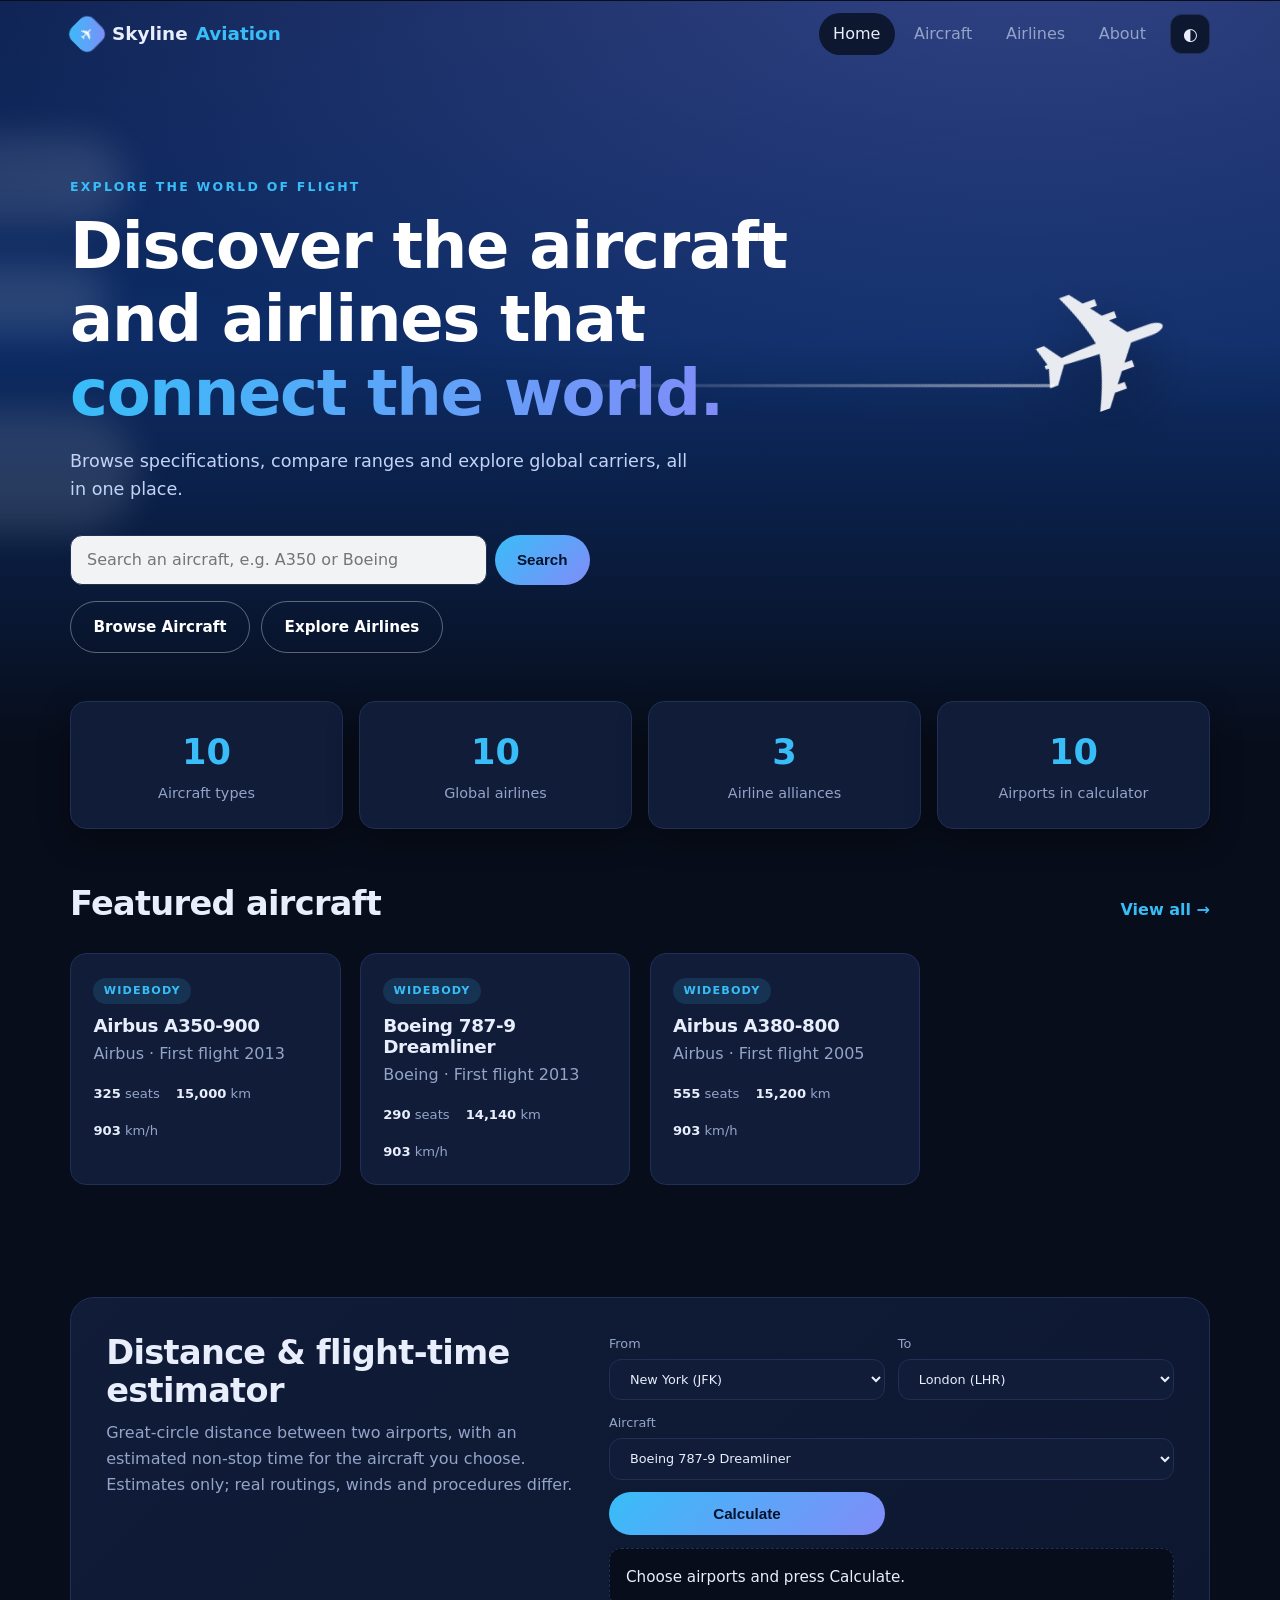
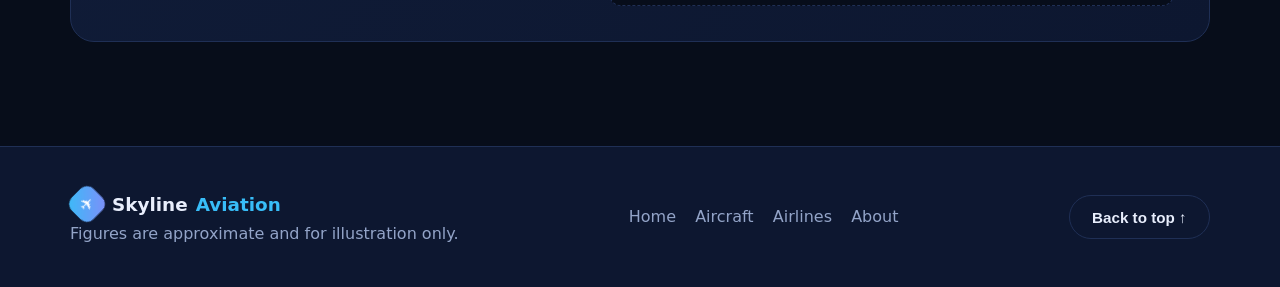
<file: index.html>
<!DOCTYPE html>
<html lang="en">
<head>
  <meta charset="UTF-8">
  <meta name="viewport" content="width=device-width, initial-scale=1">
  <title>Skyline Aviation — Aircraft & Airlines Explorer</title>
  <link rel="stylesheet" href="css/style.css">
</head>
<body data-page="home" data-base="">
  <div id="site-header"></div>
  <main id="main">
    <section class="hero">
      <div class="cloud c1"></div><div class="cloud c2"></div><div class="cloud c3"></div>
      <div class="plane" aria-hidden="true">✈</div>
      <div class="container hero-inner">
        <p class="eyebrow">Explore the world of flight</p>
        <h1>Discover the aircraft<br>and airlines that<br><span class="grad">connect the world.</span></h1>
        <p class="lead">Browse specifications, compare ranges and explore global carriers, all in one place.</p>
        <form id="hero-search" class="hero-search" role="search">
          <input type="search" id="hero-q" placeholder="Search an aircraft, e.g. A350 or Boeing" aria-label="Search aircraft">
          <button class="btn" type="submit">Search</button>
        </form>
        <div class="hero-actions">
          <a class="btn btn-ghost" href="pages/aircraft.html">Browse Aircraft</a>
          <a class="btn btn-ghost" href="pages/airlines.html">Explore Airlines</a>
        </div>
      </div>
    </section>

    <section class="container stats reveal">
      <div class="stat"><b data-count="10">0</b><span>Aircraft types</span></div>
      <div class="stat"><b data-count="10">0</b><span>Global airlines</span></div>
      <div class="stat"><b data-count="3">0</b><span>Airline alliances</span></div>
      <div class="stat"><b data-count="10">0</b><span>Airports in calculator</span></div>
    </section>

    <section class="container section reveal">
      <div class="section-head">
        <h2>Featured aircraft</h2>
        <a href="pages/aircraft.html" class="link">View all →</a>
      </div>
      <div class="grid" id="featured"></div>
    </section>

    <section class="container section reveal">
      <div class="calc">
        <div>
          <h2>Distance &amp; flight-time estimator</h2>
          <p class="muted">Great-circle distance between two airports, with an estimated non-stop time for the aircraft you choose. Estimates only; real routings, winds and procedures differ.</p>
        </div>
        <form id="calc-form" class="calc-form">
          <label>From <select id="from"></select></label>
          <label>To <select id="to"></select></label>
          <label>Aircraft <select id="calc-ac"></select></label>
          <button class="btn" type="submit">Calculate</button>
          <div id="calc-out" class="calc-out" aria-live="polite">Choose airports and press Calculate.</div>
        </form>
      </div>
    </section>
  </main>
  <div id="site-footer"></div>
  <script src="js/data.js"></script>
  <script src="js/script.js"></script>
</body>
</html>
</file>
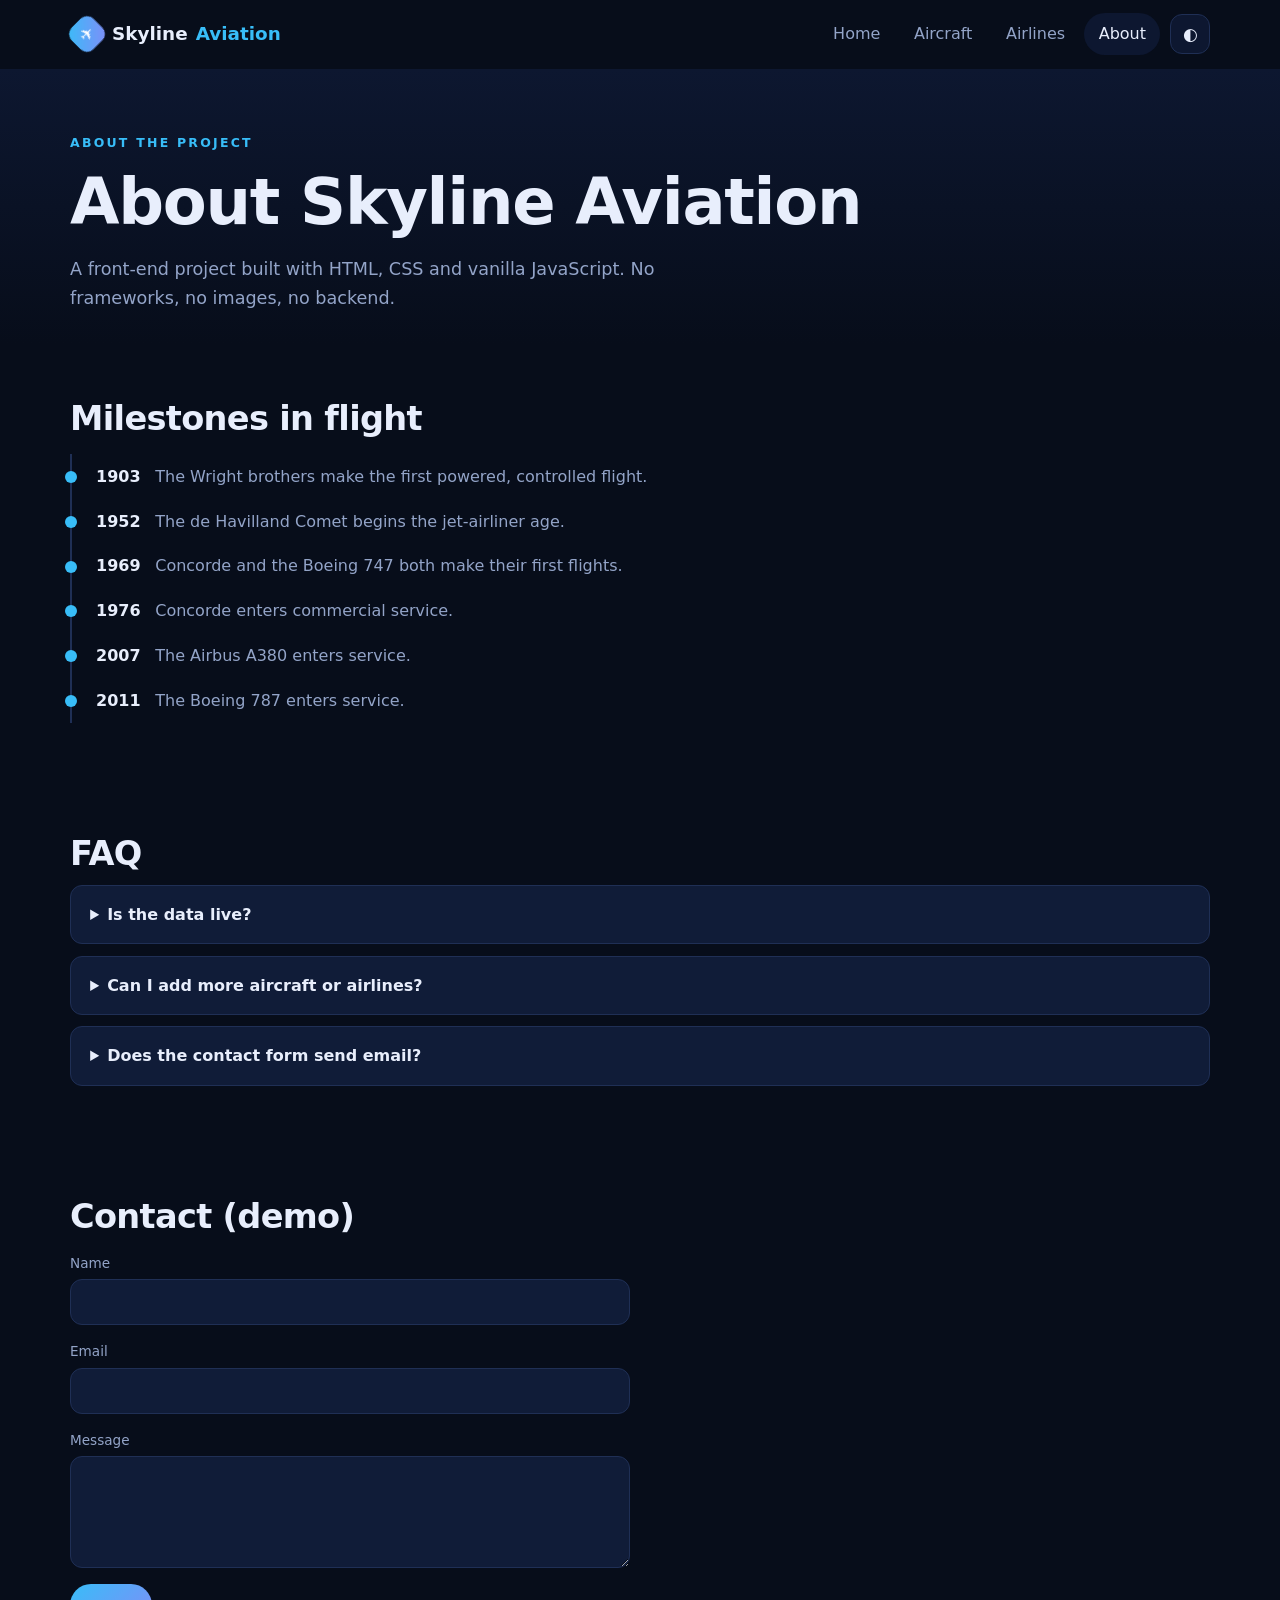
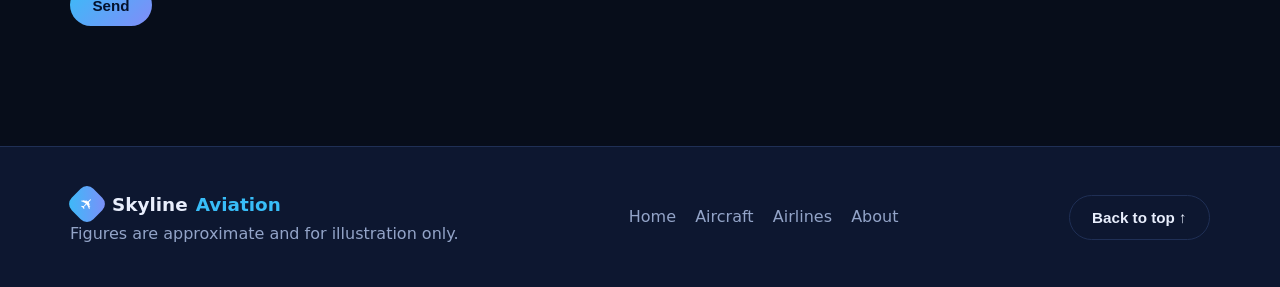
<file: pages/about.html>
<!DOCTYPE html>
<html lang="en">
<head>
  <meta charset="UTF-8">
  <meta name="viewport" content="width=device-width, initial-scale=1">
  <title>About — Skyline Aviation</title>
  <link rel="stylesheet" href="../css/style.css">
</head>
<body data-page="about" data-base="../">
  <div id="site-header"></div>
  <main id="main">
    <section class="page-head">
      <div class="container">
        <p class="eyebrow">About the project</p>
        <h1>About Skyline Aviation</h1>
        <p class="lead">A front-end project built with HTML, CSS and vanilla JavaScript. No frameworks, no images, no backend.</p>
      </div>
    </section>

    <section class="container section reveal">
      <h2>Milestones in flight</h2>
      <ol class="timeline">
        <li><b>1903</b> The Wright brothers make the first powered, controlled flight.</li>
        <li><b>1952</b> The de Havilland Comet begins the jet-airliner age.</li>
        <li><b>1969</b> Concorde and the Boeing 747 both make their first flights.</li>
        <li><b>1976</b> Concorde enters commercial service.</li>
        <li><b>2007</b> The Airbus A380 enters service.</li>
        <li><b>2011</b> The Boeing 787 enters service.</li>
      </ol>
    </section>

    <section class="container section reveal">
      <h2>FAQ</h2>
      <div class="faq" id="faq">
        <details><summary>Is the data live?</summary><p>No. It is a static dataset in <code>js/data.js</code>, with approximate figures for illustration. Live data would need an external API.</p></details>
        <details><summary>Can I add more aircraft or airlines?</summary><p>Yes. Add an object to the arrays in <code>js/data.js</code> and every page picks it up automatically.</p></details>
        <details><summary>Does the contact form send email?</summary><p>No. Sending needs a backend or a form service. This form validates input and shows a confirmation in your browser only.</p></details>
      </div>
    </section>

    <section class="container section reveal">
      <h2>Contact (demo)</h2>
      <form id="contact" class="form" novalidate>
        <label>Name <input id="cname" required></label>
        <label>Email <input id="cemail" type="email" required></label>
        <label>Message <textarea id="cmsg" rows="4" required></textarea></label>
        <button class="btn" type="submit">Send</button>
        <p id="cstatus" class="form-status" aria-live="polite"></p>
      </form>
    </section>
  </main>
  <div id="site-footer"></div>
  <script src="../js/data.js"></script>
  <script src="../js/script.js"></script>
</body>
</html>
</file>
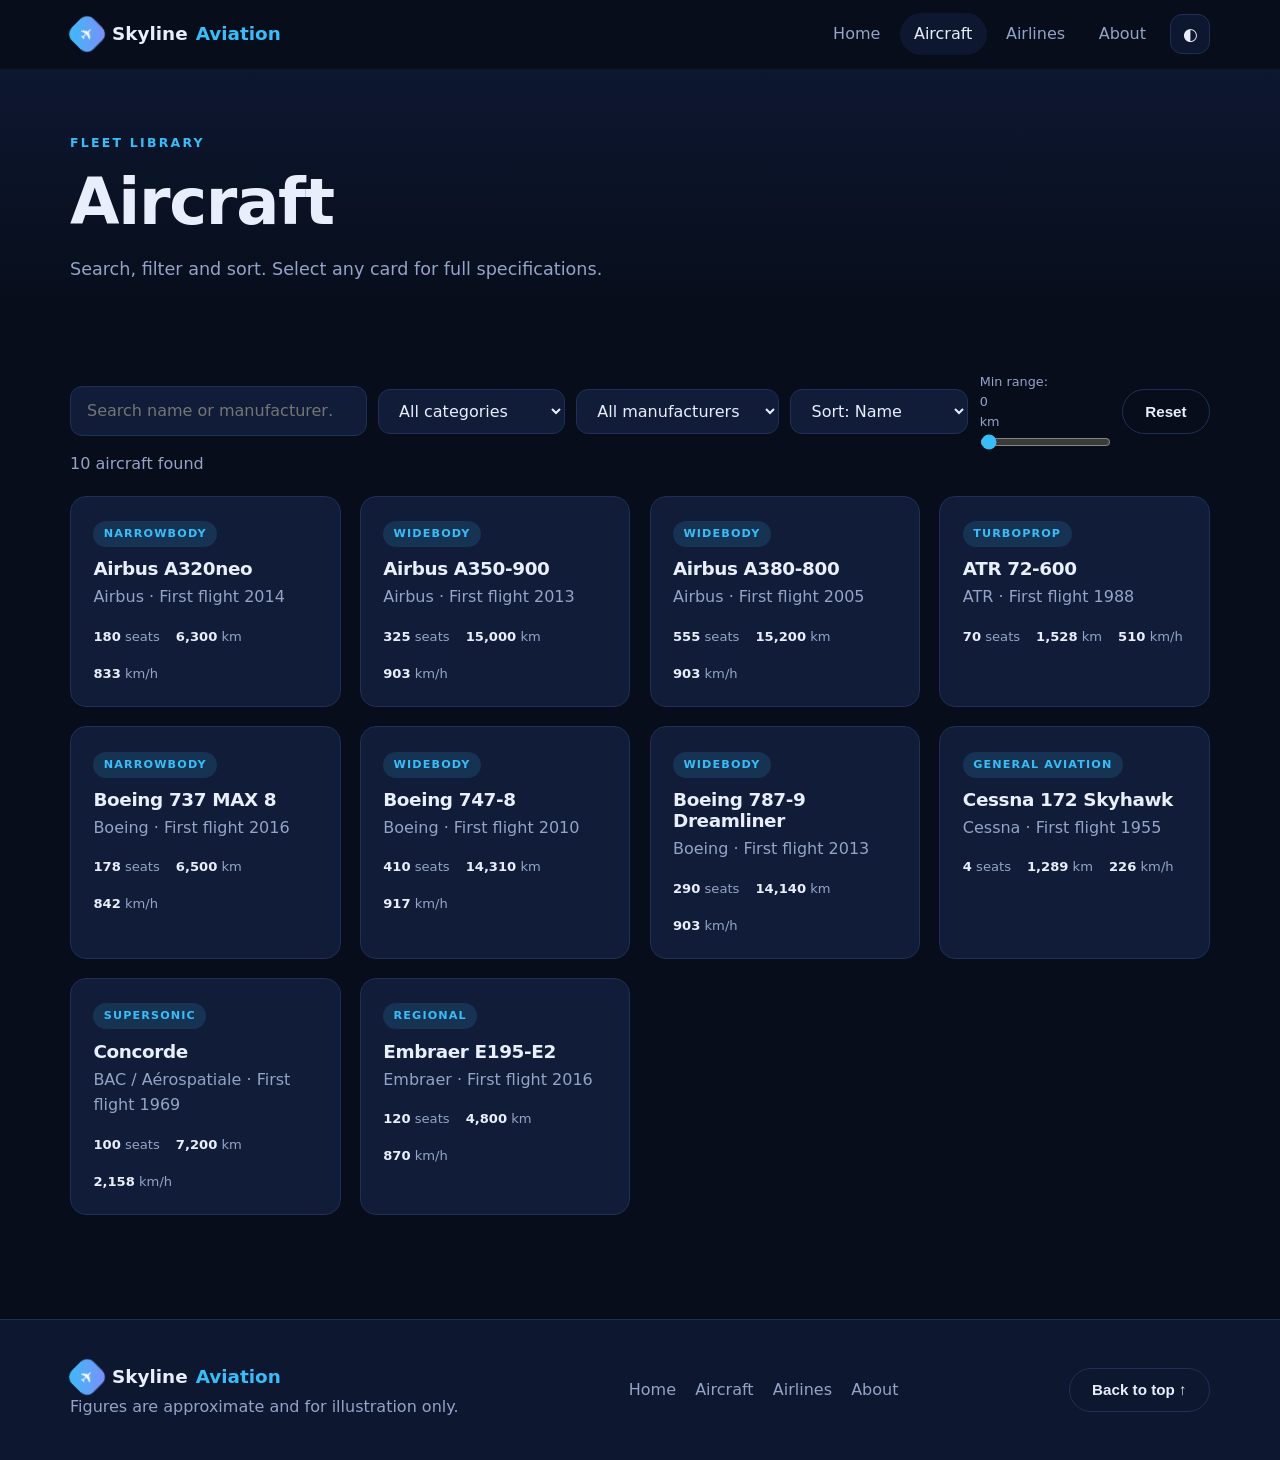
<file: pages/aircraft.html>
<!DOCTYPE html>
<html lang="en">
<head>
  <meta charset="UTF-8">
  <meta name="viewport" content="width=device-width, initial-scale=1">
  <title>Aircraft — Skyline Aviation</title>
  <link rel="stylesheet" href="../css/style.css">
</head>
<body data-page="aircraft" data-base="../">
  <div id="site-header"></div>
  <main id="main">
    <section class="page-head">
      <div class="container">
        <p class="eyebrow">Fleet library</p>
        <h1>Aircraft</h1>
        <p class="lead">Search, filter and sort. Select any card for full specifications.</p>
      </div>
    </section>
    <section class="container section">
      <div class="toolbar">
        <input type="search" id="q" placeholder="Search name or manufacturer…" aria-label="Search aircraft">
        <select id="cat" aria-label="Category"></select>
        <select id="maker" aria-label="Manufacturer"></select>
        <select id="sort" aria-label="Sort">
          <option value="name">Sort: Name</option>
          <option value="range">Sort: Range</option>
          <option value="pax">Sort: Capacity</option>
          <option value="speed">Sort: Speed</option>
          <option value="year">Sort: First flight</option>
        </select>
        <label class="slider">Min range: <output id="rangeOut">0</output> km
          <input type="range" id="minRange" min="0" max="15000" step="500" value="0">
        </label>
        <button class="btn btn-ghost" id="reset" type="button">Reset</button>
      </div>
      <p class="muted" id="count" aria-live="polite"></p>
      <div class="grid" id="list"></div>
    </section>
  </main>
  <div id="site-footer"></div>
  <script src="../js/data.js"></script>
  <script src="../js/script.js"></script>
</body>
</html>
</file>
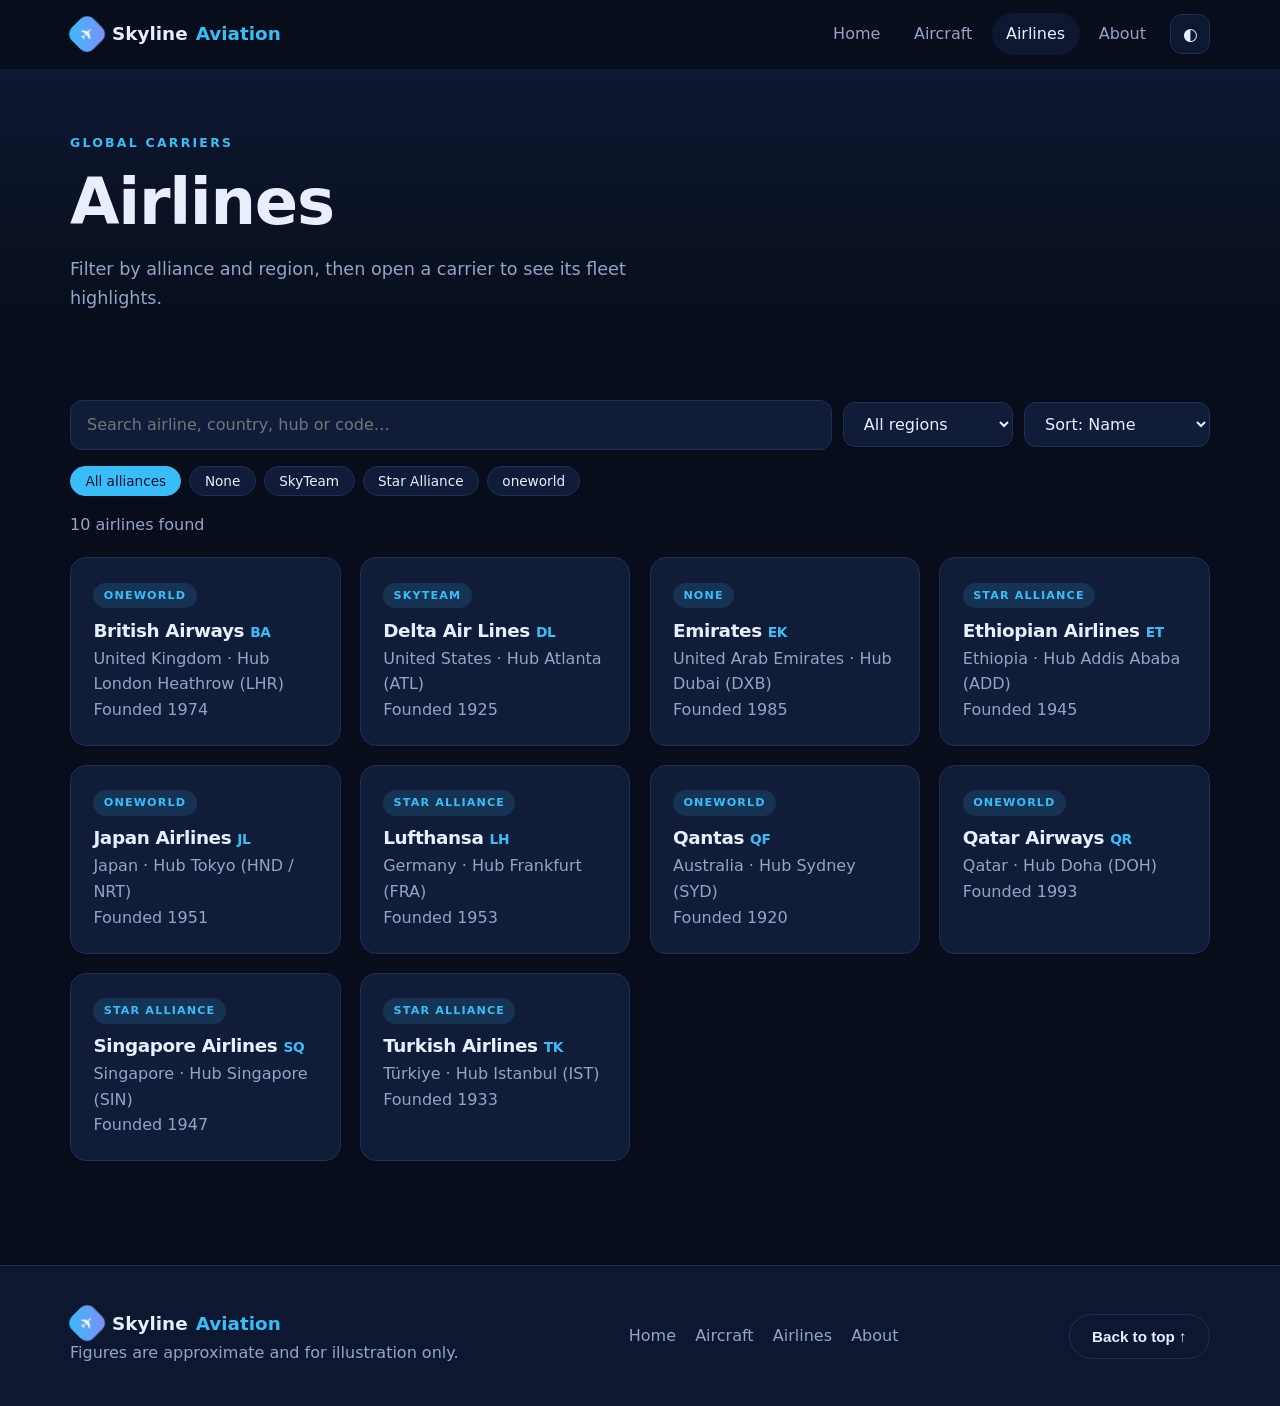
<file: pages/airlines.html>
<!DOCTYPE html>
<html lang="en">
<head>
  <meta charset="UTF-8">
  <meta name="viewport" content="width=device-width, initial-scale=1">
  <title>Airlines — Skyline Aviation</title>
  <link rel="stylesheet" href="../css/style.css">
</head>
<body data-page="airlines" data-base="../">
  <div id="site-header"></div>
  <main id="main">
    <section class="page-head">
      <div class="container">
        <p class="eyebrow">Global carriers</p>
        <h1>Airlines</h1>
        <p class="lead">Filter by alliance and region, then open a carrier to see its fleet highlights.</p>
      </div>
    </section>
    <section class="container section">
      <div class="toolbar">
        <input type="search" id="q" placeholder="Search airline, country, hub or code…" aria-label="Search airlines">
        <select id="region" aria-label="Region"></select>
        <select id="sort" aria-label="Sort">
          <option value="name">Sort: Name</option>
          <option value="founded">Sort: Oldest first</option>
          <option value="country">Sort: Country</option>
        </select>
      </div>
      <div class="chips" id="alliances" role="group" aria-label="Alliance filter"></div>
      <p class="muted" id="count" aria-live="polite"></p>
      <div class="grid" id="list"></div>
    </section>
  </main>
  <div id="site-footer"></div>
  <script src="../js/data.js"></script>
  <script src="../js/script.js"></script>
</body>
</html>
</file>
<file: css/style.css>
:root{--bg:#070d1a;--bg2:#0d1730;--card:#101c38;--text:#e8eefc;--muted:#93a4c8;--line:#1f2f55;--accent:#38bdf8;--accent2:#818cf8;--ok:#34d399;--warn:#fbbf24;--shadow:0 10px 30px rgba(0,0,0,.35);--r:16px}
[data-theme="light"]{--bg:#f4f7fd;--bg2:#e6edfa;--card:#fff;--text:#0b1530;--muted:#51618a;--line:#d4def2;--shadow:0 10px 30px rgba(20,40,90,.12)}
*{box-sizing:border-box;margin:0}
html{scroll-behavior:smooth}
body{font-family:system-ui,-apple-system,"Segoe UI",Roboto,sans-serif;background:var(--bg);color:var(--text);line-height:1.6;transition:background .3s,color .3s}
body.noscroll{overflow:hidden}
a{color:inherit;text-decoration:none}
h1,h2,h3{line-height:1.15;letter-spacing:-.02em}
h1{font-size:clamp(2.2rem,6vw,4rem)} h2{font-size:clamp(1.5rem,3vw,2.1rem);margin-bottom:.6rem}
.container{width:min(1140px,92%);margin-inline:auto}
.section{padding:3.5rem 0}
.muted{color:var(--muted)} .small{font-size:.8rem;margin-top:.8rem}
.eyebrow{color:var(--accent);text-transform:uppercase;letter-spacing:.18em;font-size:.78rem;font-weight:700;margin-bottom:.8rem}
.lead{color:var(--muted);font-size:1.1rem;max-width:56ch;margin-top:1rem}
.grad{background:linear-gradient(90deg,var(--accent),var(--accent2));-webkit-background-clip:text;background-clip:text;color:transparent}
.link{color:var(--accent);font-weight:600}

/* Header */
.site-header{position:sticky;top:0;z-index:50;transition:.3s;border-bottom:1px solid transparent}
.site-header.scrolled{background:color-mix(in srgb,var(--bg) 85%,transparent);backdrop-filter:blur(12px);border-color:var(--line)}
.nav{display:flex;align-items:center;gap:.6rem;height:68px}
.brand{font-weight:700;font-size:1.15rem;display:flex;align-items:center;gap:.5rem;margin-right:auto}
.brand b{color:var(--accent);font-weight:700}
.logo{display:grid;place-items:center;width:34px;height:34px;border-radius:10px;background:linear-gradient(135deg,var(--accent),var(--accent2));color:#fff;transform:rotate(-45deg) scale(.9)}
.menu{display:flex;gap:.3rem}
.menu a{padding:.5rem .9rem;border-radius:999px;color:var(--muted);font-weight:500;transition:.2s}
.menu a:hover,.menu a.active{color:var(--text);background:var(--bg2)}
.icon-btn{background:var(--bg2);color:var(--text);border:1px solid var(--line);width:40px;height:40px;border-radius:12px;font-size:1.05rem;cursor:pointer;transition:.2s}
.icon-btn:hover{border-color:var(--accent)}
.burger{display:none}

/* Buttons */
.btn{display:inline-block;background:linear-gradient(135deg,var(--accent),var(--accent2));color:#04122b;font-weight:700;border:0;padding:.8rem 1.4rem;border-radius:999px;cursor:pointer;font-size:.95rem;transition:transform .2s,box-shadow .2s}
.btn:hover{transform:translateY(-2px);box-shadow:0 8px 24px rgba(56,189,248,.35)}
.btn-ghost{background:transparent;color:var(--text);border:1px solid var(--line)}
.btn-ghost:hover{border-color:var(--accent);box-shadow:none}

/* Hero */
.hero{position:relative;overflow:hidden;padding:7rem 0 6rem;margin-top:-68px;padding-top:11rem;background:radial-gradient(1200px 500px at 80% -10%,rgba(129,140,248,.35),transparent),linear-gradient(180deg,#0a1f4d 0%,#0d2c66 45%,var(--bg) 100%);color:#fff}
.hero .lead{color:#c4d3f5}
.hero-inner{position:relative;z-index:2}
.hero-search{display:flex;gap:.5rem;margin:2rem 0 1rem;max-width:520px}
.hero-search input{flex:1}
.hero-actions{display:flex;gap:.7rem;flex-wrap:wrap}
.hero .btn-ghost{color:#fff;border-color:rgba(255,255,255,.35)}
.cloud{position:absolute;background:rgba(255,255,255,.12);border-radius:999px;filter:blur(18px);animation:drift linear infinite}
.c1{width:380px;height:90px;top:18%;left:-20%;animation-duration:60s}
.c2{width:520px;height:120px;top:55%;left:-30%;animation-duration:85s;animation-delay:-30s}
.c3{width:300px;height:70px;top:35%;left:-15%;animation-duration:70s;animation-delay:-50s}
@keyframes drift{to{transform:translateX(160vw)}}
.plane{position:absolute;right:8%;top:28%;font-size:clamp(5rem,14vw,11rem);color:rgba(255,255,255,.9);transform:rotate(-20deg);filter:drop-shadow(0 20px 30px rgba(0,0,0,.4));animation:float 6s ease-in-out infinite;z-index:1}
.plane::after{content:"";position:absolute;right:90%;top:55%;width:40vw;height:3px;background:linear-gradient(90deg,transparent,rgba(255,255,255,.5));transform:rotate(20deg);transform-origin:right}
@keyframes float{50%{transform:rotate(-20deg) translate(12px,-18px)}}

/* Inputs */
input,select,textarea{font:inherit;color:var(--text);background:var(--card);border:1px solid var(--line);border-radius:12px;padding:.7rem 1rem;transition:.2s;min-width:0}
input:focus,select:focus,textarea:focus,.card:focus-visible,.icon-btn:focus-visible,.btn:focus-visible,.chip:focus-visible,a:focus-visible{outline:2px solid var(--accent);outline-offset:2px}
.hero input{background:rgba(255,255,255,.95);color:#0b1530}

/* Stats */
.stats{display:grid;grid-template-columns:repeat(4,1fr);gap:1rem;margin-top:-3rem;position:relative;z-index:3}
.stat{background:var(--card);border:1px solid var(--line);border-radius:var(--r);padding:1.4rem;text-align:center;box-shadow:var(--shadow)}
.stat b{display:block;font-size:2.2rem;color:var(--accent)} .stat span{color:var(--muted);font-size:.9rem}

/* Cards */
.section-head{display:flex;justify-content:space-between;align-items:baseline}
.grid{display:grid;grid-template-columns:repeat(auto-fill,minmax(260px,1fr));gap:1.2rem;margin-top:1.2rem}
.card{background:var(--card);border:1px solid var(--line);border-radius:var(--r);padding:1.4rem;cursor:pointer;position:relative;overflow:hidden;transition:transform .25s,border-color .25s,box-shadow .25s;animation:pop .4s both}
.card::before{content:"";position:absolute;inset:0 0 auto 0;height:3px;background:linear-gradient(90deg,var(--accent),var(--accent2));transform:scaleX(0);transform-origin:left;transition:.3s}
.card:hover{transform:translateY(-6px);border-color:var(--accent);box-shadow:var(--shadow)}
.card:hover::before{transform:scaleX(1)}
.card h3{margin:.7rem 0 .3rem;font-size:1.15rem} .card small{color:var(--accent);font-size:.75em}
@keyframes pop{from{opacity:0;transform:translateY(14px)}}
.tag{display:inline-block;font-size:.7rem;font-weight:700;text-transform:uppercase;letter-spacing:.1em;color:var(--accent);background:color-mix(in srgb,var(--accent) 14%,transparent);padding:.25rem .65rem;border-radius:999px}
.mini{display:flex;gap:1rem;margin-top:1rem;font-size:.82rem;color:var(--muted);flex-wrap:wrap} .mini b{color:var(--text)}
.empty{grid-column:1/-1;text-align:center;color:var(--muted);padding:3rem}

/* Toolbar & chips */
.page-head{padding:4rem 0 2rem;background:linear-gradient(180deg,var(--bg2),var(--bg))}
.toolbar{display:flex;gap:.7rem;flex-wrap:wrap;align-items:center}
.toolbar input[type=search]{flex:1 1 240px}
.slider{display:flex;flex-direction:column;font-size:.8rem;color:var(--muted)} .slider input{padding:0;accent-color:var(--accent)}
.chips{display:flex;gap:.5rem;flex-wrap:wrap;margin:1rem 0}
.chip{background:var(--card);border:1px solid var(--line);color:var(--text);padding:.4rem .9rem;border-radius:999px;font-size:.85rem;cursor:pointer;transition:.2s;font-family:inherit}
.chip:hover,.chip.on{background:var(--accent);color:#04122b;border-color:var(--accent)}

/* Calculator */
.calc{display:grid;grid-template-columns:1fr 1.2fr;gap:2rem;background:linear-gradient(135deg,var(--card),var(--bg2));border:1px solid var(--line);border-radius:24px;padding:2.2rem}
.calc-form{display:grid;grid-template-columns:1fr 1fr;gap:.8rem}
.calc-form label{display:flex;flex-direction:column;font-size:.8rem;color:var(--muted);gap:.3rem}
.calc-form label:nth-of-type(3){grid-column:1/-1}
.calc-out{grid-column:1/-1;background:var(--bg);border:1px dashed var(--line);border-radius:12px;padding:1rem;font-size:.95rem}
.ok{color:var(--ok)} .warn{color:var(--warn)}

/* Modal */
.modal{position:fixed;inset:0;background:rgba(3,8,20,.7);backdrop-filter:blur(6px);display:grid;place-items:center;z-index:100;opacity:0;transition:.25s;padding:1rem}
.modal.show{opacity:1}
.modal-box{background:var(--card);border:1px solid var(--line);border-radius:22px;padding:2rem;width:min(560px,100%);max-height:90vh;overflow:auto;position:relative;transform:translateY(20px) scale(.97);transition:.25s}
.modal.show .modal-box{transform:none}
.modal-x{position:absolute;top:1rem;right:1rem}
.modal h2{margin-top:.8rem} .modal p{margin:.7rem 0} .modal h4{margin-top:1.2rem}
.bar{display:grid;grid-template-columns:90px 1fr auto;gap:.8rem;align-items:center;font-size:.85rem;margin:.6rem 0}
.bar div{height:8px;background:var(--bg);border-radius:99px;overflow:hidden}
.bar i{display:block;height:100%;background:linear-gradient(90deg,var(--accent),var(--accent2));border-radius:99px;animation:grow .8s ease-out}
@keyframes grow{from{width:0}}
.facts{padding-left:1.1rem;color:var(--muted)}

/* About */
.timeline{list-style:none;border-left:2px solid var(--line);padding-left:1.5rem;margin-top:1rem}
.timeline li{position:relative;padding:.6rem 0;color:var(--muted)}
.timeline li::before{content:"";position:absolute;left:-1.95rem;top:1.05rem;width:12px;height:12px;border-radius:50%;background:var(--accent)}
.timeline b{color:var(--text);margin-right:.6rem}
.faq details{background:var(--card);border:1px solid var(--line);border-radius:12px;padding:1rem 1.2rem;margin-top:.7rem}
.faq summary{cursor:pointer;font-weight:600} .faq p{margin-top:.6rem;color:var(--muted)}
code{background:var(--bg2);padding:.1rem .4rem;border-radius:6px;font-size:.9em}
.form{display:grid;gap:1rem;max-width:560px;margin-top:1rem}
.form label{display:flex;flex-direction:column;gap:.3rem;font-size:.85rem;color:var(--muted)}
.form .btn{justify-self:start}
.form-status.ok{color:var(--ok)} .form-status.err{color:#f87171}

/* Footer */
.site-footer{border-top:1px solid var(--line);background:var(--bg2);padding:2.5rem 0;margin-top:3rem}
.foot{display:flex;justify-content:space-between;align-items:center;gap:1.5rem;flex-wrap:wrap}
.foot-links{display:flex;gap:1.2rem;color:var(--muted)} .foot-links a:hover{color:var(--accent)}

/* Scroll reveal */
.reveal{opacity:0;transform:translateY(24px);transition:opacity .7s,transform .7s}
.reveal.in{opacity:1;transform:none}

/* Responsive */
@media(max-width:900px){
  .stats{grid-template-columns:repeat(2,1fr)}
  .calc{grid-template-columns:1fr}
}
@media(max-width:720px){
  .burger{display:block}
  .menu{position:absolute;top:68px;left:0;right:0;flex-direction:column;background:var(--bg);border-bottom:1px solid var(--line);padding:.8rem 4%;transform:translateY(-12px);opacity:0;pointer-events:none;transition:.25s}
  .menu.open{transform:none;opacity:1;pointer-events:auto}
  .plane{opacity:.25;right:-5%}
  .hero{padding-bottom:5rem}
  .calc-form{grid-template-columns:1fr}
  .hero-search{flex-direction:column}
}
@media(prefers-reduced-motion:reduce){*{animation:none!important;transition:none!important}.reveal{opacity:1;transform:none}}
</file>
